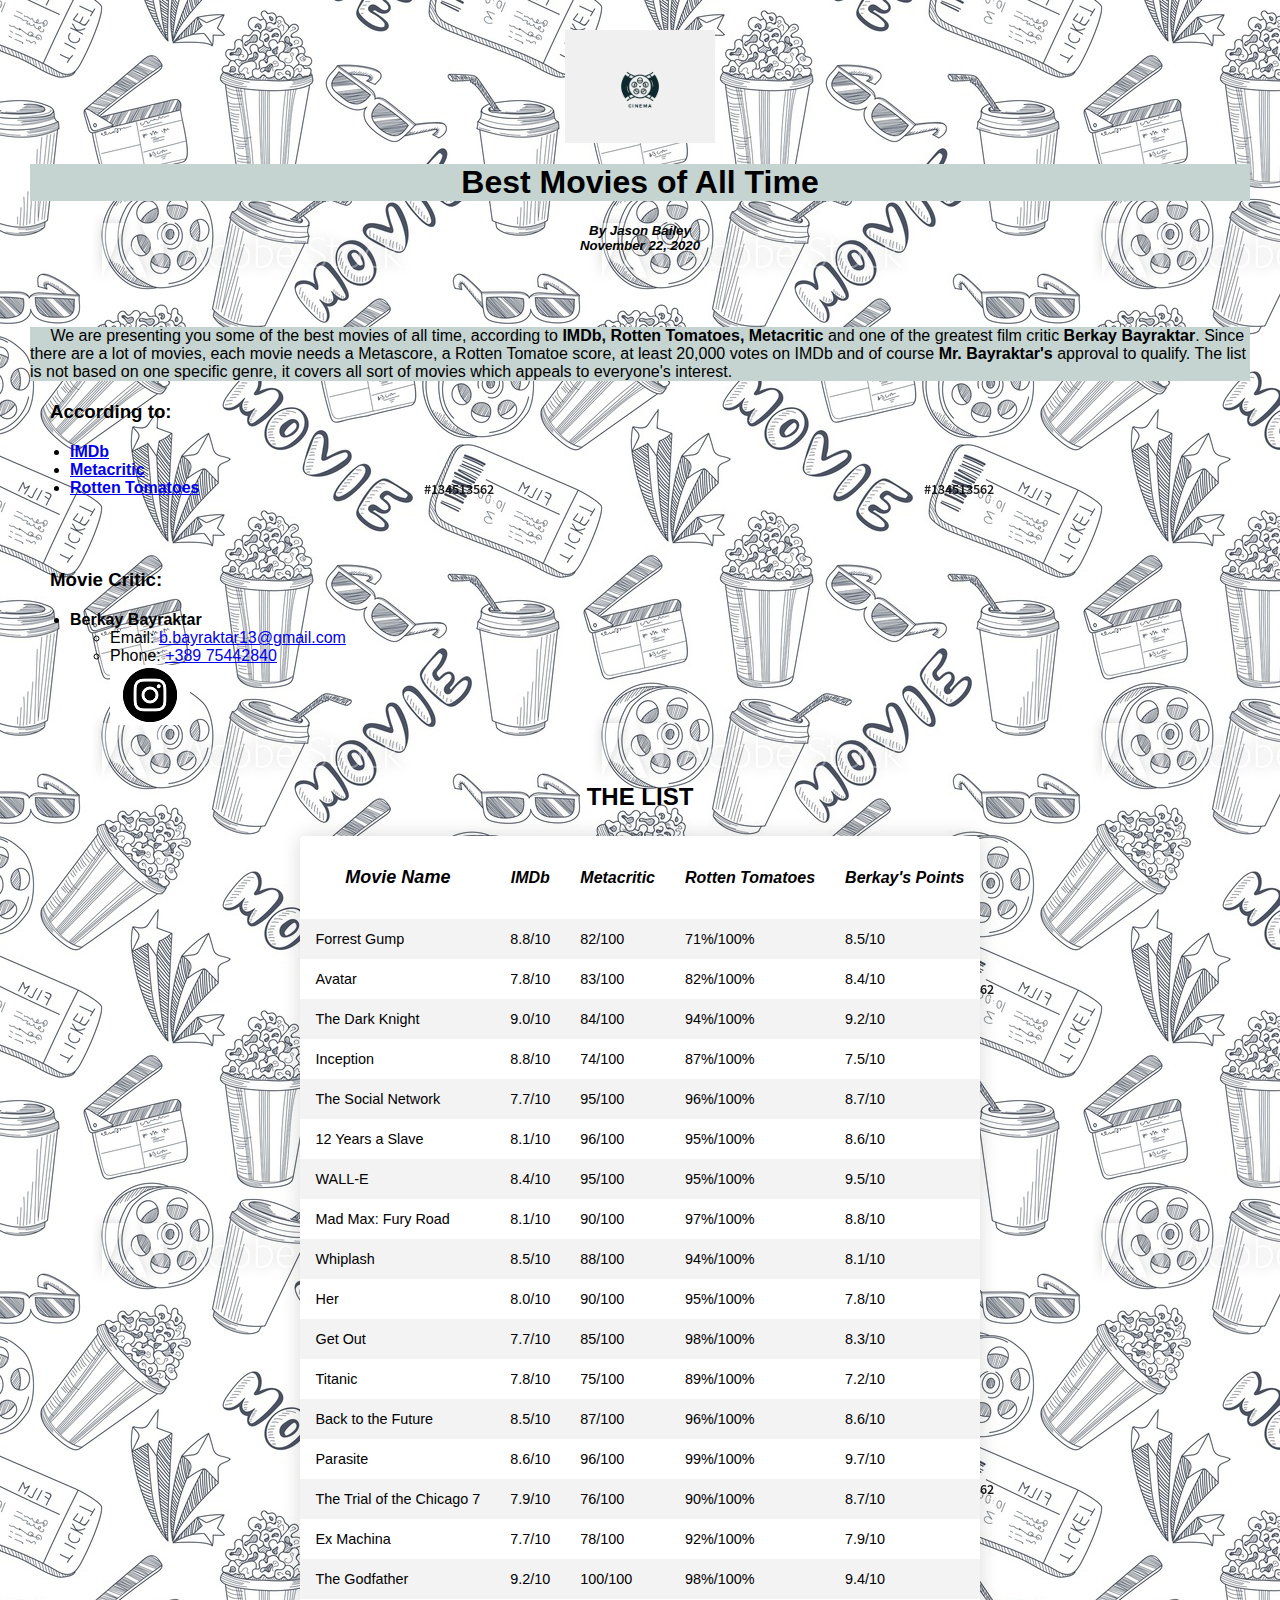
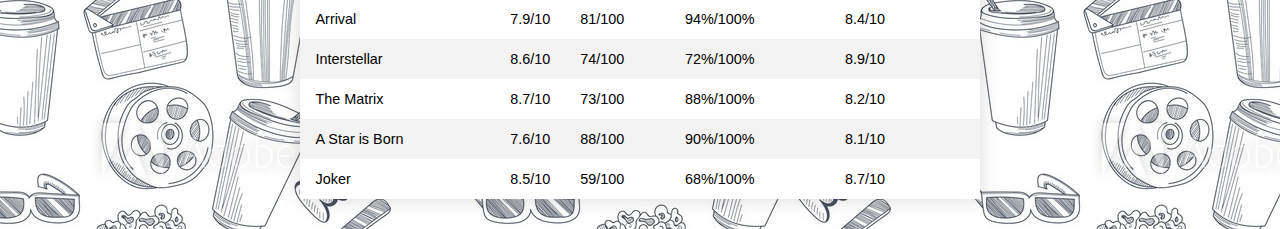
<file: assignment 1/index.html>
<!DOCTYPE html>
<html>
    <head>
        <meta charset="utf-8">
        <meta name="viewport" content="width=device-width, initial-scale=1">
        <title>Best Movies of All Time</title>
        <link rel="stylesheet" href="style.css" />
        <link rel="stylesheet" href="style1.css" />
        <link rel="stylesheet" href="style2.css" />
        <link rel="stylesheet" href="https://cdn.jsdelivr.net/npm/bootstrap@4.5.3/dist/css/bootstrap.min.css" integrity="sha384-TX8t27EcRE3e/ihU7zmQxVncDAy5uIKz4rEkgIXeMed4M0jlfIDPvg6uqKI2xXr2" crossorigin="anonymous">
    </head>
    <body>
        <img class="logo" src="logo.png" />
        <h1><b>Best Movies of All Time</b></h1>
        <h5><i>By Jason Bailey <br> November 22, 2020</i></h5>

        <br><br>
       
       
        <p>
            &emsp; We are presenting you some of the best movies of all time, according to <b>IMDb, Rotten Tomatoes, Metacritic</b> and one of the greatest film critic <b>Berkay Bayraktar</b>. 
            Since there are a lot of movies, each movie needs a Metascore, a Rotten Tomatoe score, at least 20,000 votes on IMDb and of course <b>Mr. Bayraktar's</b> approval to qualify.
            The list is not based on one specific genre, it covers all sort of movies which appeals to everyone's interest.
        </p>

        <h3><b>According to:</b> <br/></h3>
        <ul>
            <li><a href="https://www.imdb.com/"target="_blank"> <b>IMDb</b></a> <br/></li>
        <li><a href="https://www.metacritic.com/about-metascores"target="_blank"><b> Metacritic</b></a> <br/></li>
        <li><a href="https://www.rottentomatoes.com/"target="_blank"><b> Rotten Tomatoes</b></a></li>
        </ul>
        <br><br>
        <h3><b>Movie Critic:</b> <br/></h3>
        <ul><li><b>Berkay Bayraktar</b></a><br/></li>
            <ul>
                <li>Email: <a href="mailto:b.bayraktar13@gmail.com"target="_blank">b.bayraktar13@gmail.com</a></li>
                <li>Phone: <a href="tel:+38975422840"target="_blank">+389 75442840</a></li>
                <a href="https://www.instagram.com/bberkayo/"target="_blank">
                    <img src="instagram icon.png"target="_blank" />
                    </a>
            </ul>
        </ul>
        <br>

        <h2>THE LIST</h2>
        <center>
           <table class="movie-table">
        </center>
            <tr>
                <th><font size ="4"><h4><i>Movie Name</i></font></h4></th>
                <th><font size ="3"><i>IMDb </i></font></th>
                <th><font size ="3"><i>Metacritic</i></font></th>
                <th><font size ="3"><i>Rotten Tomatoes</i></font></th>
                <th><font size ="3"><i>Berkay's Points</i></font></th>
            </tr>
            <tr>
                <td>Forrest Gump</td>
                <td>8.8/10</td>
                <td>82/100</td>
                <td>71%/100%</td>
                <td>8.5/10</td>
            </tr>
            <tr>
                <td>Avatar</td>
                <td>7.8/10</td>
                <td>83/100</td>
                <td>82%/100%</td>
                <td>8.4/10</td>
            </tr>
            <tr>
                <td>The Dark Knight</td>
                <td>9.0/10</td>
                <td>84/100</td>
                <td>94%/100%</td>
                <td>9.2/10</td>
            </tr>
            <tr>
                <td>Inception</td>
                <td>8.8/10</td>
                <td>74/100</td>
                <td>87%/100%</td>
                <td>7.5/10</td>
            </tr>
            <tr>
                <td>The Social Network</td>
                <td>7.7/10</td>
                <td>95/100</td>
                <td>96%/100%</td>
                <td>8.7/10</td>
            </tr>
            <tr>
                <td>12 Years a Slave</td>
                <td>8.1/10</td>
                <td>96/100</td>
                <td>95%/100%</td>
                <td>8.6/10</td>
            </tr>
            <tr>
                <td>WALL-E</td>
                <td>8.4/10</td>
                <td>95/100</td>
                <td>95%/100%</td>
                <td>9.5/10</td>
            </tr>
            <tr>
                <td>Mad Max: Fury Road</td>
                <td>8.1/10</td>
                <td>90/100</td>
                <td>97%/100%</td>
                <td>8.8/10</td>
            </tr>
            <tr>
                <td>Whiplash</td>
                <td>8.5/10</td>
                <td>88/100</td>
                <td>94%/100%</td>
                <td>8.1/10</td>
            </tr>
            <tr>
                <td>Her</td>
                <td>8.0/10</td>
                <td>90/100</td>
                <td>95%/100%</td>
                <td>7.8/10</td>
            </tr>
            <tr>
                <td>Get Out</td>
                <td>7.7/10</td>
                <td>85/100</td>
                <td>98%/100%</td>
                <td>8.3/10</td>
            </tr>
            <tr>
                <td>Titanic</td>
                <td>7.8/10</td>
                <td>75/100</td>
                <td>89%/100%</td>
                <td>7.2/10</td>
            </tr>
            <tr>
                <td>Back to the Future</td>
                <td>8.5/10</td>
                <td>87/100</td>
                <td>96%/100%</td>
                <td>8.6/10</td>
            </tr>
            <tr>
                <td>Parasite</td>
                <td>8.6/10</td>
                <td>96/100</td>
                <td>99%/100%</td>
                <td>9.7/10</td>
            </tr>
            <tr>
                <td>The Trial of the Chicago 7</td>
                <td>7.9/10</td>
                <td>76/100</td>
                <td>90%/100%</td>
                <td>8.7/10</td>
            </tr>
            <tr>
                <td>Ex Machina</td>
                <td>7.7/10</td>
                <td>78/100</td>
                <td>92%/100%</td>
                <td>7.9/10</td>
            </tr>
            <tr>
                <td>The Godfather</td>
                <td>9.2/10</td>
                <td>100/100</td>
                <td>98%/100%</td>
                <td>9.4/10</td>
            </tr>
            <tr>
                <td>Arrival</td>
                <td>7.9/10</td>
                <td>81/100</td>
                <td>94%/100%</td>
                <td>8.4/10</td>
            </tr>
            <tr>
                <td>Interstellar</td>
                <td>8.6/10</td>
                <td>74/100</td>
                <td>72%/100%</td>
                <td>8.9/10</td>
            </tr>
            <tr>
                <td>The Matrix</td>
                <td>8.7/10</td>
                <td>73/100</td>
                <td>88%/100%</td>
                <td>8.2/10</td>
            </tr>
            <tr>
                <td>A Star is Born</td>
                <td>7.6/10</td>
                <td>88/100</td>
                <td>90%/100%</td>
                <td>8.1/10</td>
            </tr>
            <tr>
                <td>Joker</td>
                <td>8.5/10</td>
                <td>59/100</td>
                <td>68%/100%</td>
                <td>8.7/10</td>
            </tr>
    </table>
    </center>
    </center>
    </body>
</html>
</file>
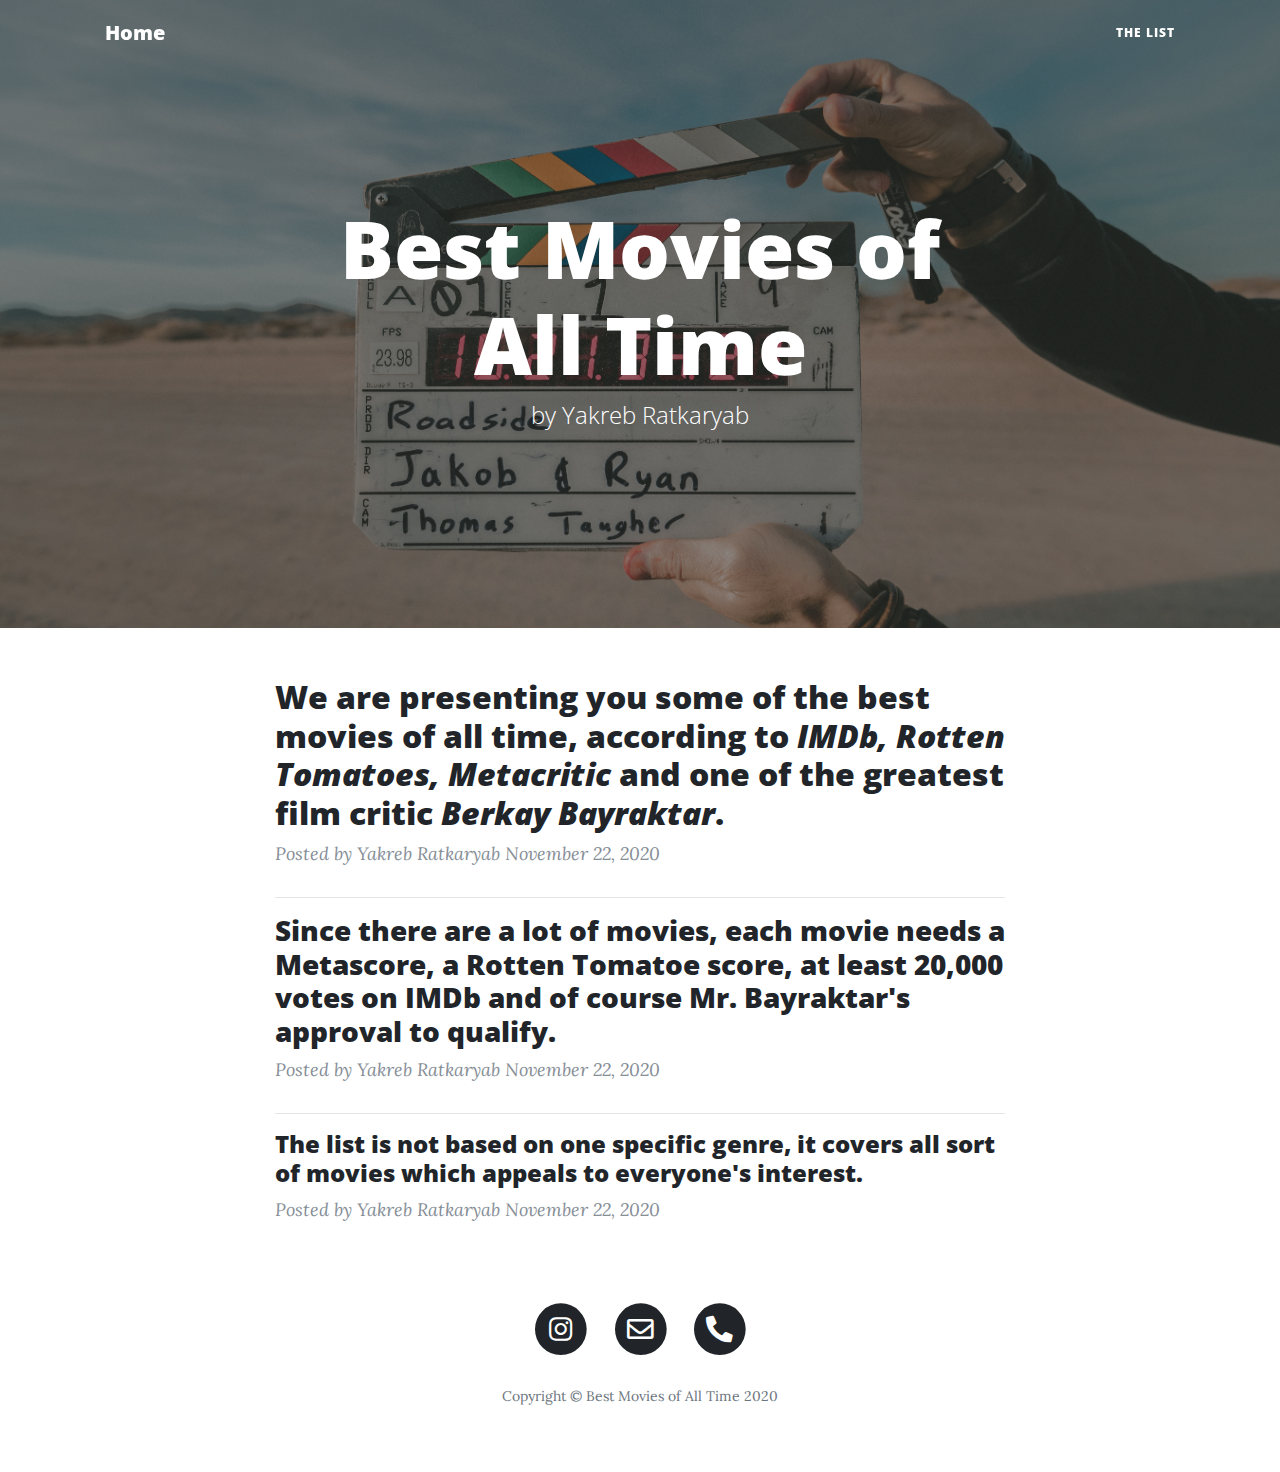
<file: bootstrap/index.html>
<!DOCTYPE html>
<html lang="en">

<head>

  <meta charset="utf-8">
  <meta name="viewport" content="width=device-width, initial-scale=1, shrink-to-fit=no">
  <meta name="description" content="">
  <meta name="author" content="">

  <title>Best Movies of All Time</title>

  <!-- Bootstrap core CSS -->
  <link href="vendor/bootstrap/css/bootstrap.min.css" rel="stylesheet">

  <!-- Custom fonts for this template -->
  <link href="vendor/fontawesome-free/css/all.min.css" rel="stylesheet" type="text/css">
  <link href='https://fonts.googleapis.com/css?family=Lora:400,700,400italic,700italic' rel='stylesheet' type='text/css'>
  <link href='https://fonts.googleapis.com/css?family=Open+Sans:300italic,400italic,600italic,700italic,800italic,400,300,600,700,800' rel='stylesheet' type='text/css'>

  <!-- Custom styles for this template -->
  <link href="css/clean-blog.min.css" rel="stylesheet">

</head>

<body>

  <!-- Navigation -->
  <nav class="navbar navbar-expand-lg navbar-light fixed-top" id="mainNav">
    <div class="container">
      <a class="navbar-brand" href="index.html">Home</a>
      <button class="navbar-toggler navbar-toggler-right" type="button" data-toggle="collapse" data-target="#navbarResponsive" aria-controls="navbarResponsive" aria-expanded="false" aria-label="Toggle navigation">
        Menu
        <i class="fas fa-bars"></i>
      </button>
      <div class="collapse navbar-collapse" id="navbarResponsive">
        <ul class="navbar-nav ml-auto">
          
          <li class="nav-item">
            <a class="nav-link" href="thelist.html">The List</a>
          </li>

        </ul>
      </div>
    </div>
  </nav>

  <!-- Page Header -->
  <header class="masthead" style="background-image: url('img/home-bg.jpg')">
    <div class="overlay"></div>
    <div class="container">
      <div class="row">
        <div class="col-lg-8 col-md-10 mx-auto">
          <div class="site-heading">
            <h1>Best Movies of All Time</h1>
            <span class="subheading">by Yakreb Ratkaryab</span>
          </div>
        </div>
      </div>
    </div>
  </header>

  <!-- Main Content -->
  <div class="container">
    <div class="row">
      <div class="col-lg-8 col-md-10 mx-auto">
        <div class="post-preview">
    
            <h2 class="post-title">
                We are presenting you some of the best movies of all time, according to <a href="https://www.imdb.com/"target="_blank"><i>IMDb</a>, <a href="https://www.rottentomatoes.com/"target="_blank">Rotten Tomatoes</a>, <a href="https://www.metacritic.com/"target="_blank">Metacritic</a></i> and one of the greatest film critic <i>Berkay Bayraktar</i>. 
            </h2>
        
          <p class="post-meta">Posted by Yakreb Ratkaryab
            November 22, 2020</p>
        </div>
        <hr>
        <div class="post-preview">

            <h3 class="post-title">
                Since there are a lot of movies, each movie needs a Metascore, a Rotten Tomatoe score, at least 20,000 votes on IMDb and of course Mr. Bayraktar's approval to qualify.
            </h3>
            <p class="post-meta">Posted by Yakreb Ratkaryab
                November 22, 2020</p>
        
        </div>
        <hr>
        <div class="post-preview">
         
            <h4 class="post-subtitle">
                The list is not based on one specific genre, it covers all sort of movies which appeals to everyone's interest.
            </h4>
            <p class="post-meta">Posted by Yakreb Ratkaryab
                November 22, 2020</p>
    
        </div>
        

  <!-- Footer -->
  <footer>
    <div class="container">
      <div class="row">
        <div class="col-lg-8 col-md-10 mx-auto">
          <ul class="list-inline text-center">
            <li class="list-inline-item">
              <a href="https://www.instagram.com/bberkayo/"target="_blank">
                <span class="fa-stack fa-lg">
                  <i class="fas fa-circle fa-stack-2x"></i>
                  <i class="fab fa-instagram fa-stack-1x fa-inverse"></i>
                </span>
              </a>
            </li>
            <li class="list-inline-item">
              <a href="mailto:b.bayraktar13@gmail.com"target="_blank">
                <span class="fa-stack fa-lg">
                  <i class="fas fa-circle fa-stack-2x"></i>
                  <i class="far fa-envelope fa-stack-1x fa-inverse"></i>
                </span>
              </a>
            </li>
            <li class="list-inline-item">
              <a href="tel:+38975422840"target="_blank">
                <span class="fa-stack fa-lg">
                  <i class="fas fa-circle fa-stack-2x"></i>
                  <i class="fas fa-phone-alt fa-stack-1x fa-inverse"></i>
                </span>
              </a>
            </li>
          </ul>
          <p class="copyright text-muted">Copyright &copy; Best Movies of All Time 2020</p>
        </div>
      </div>
    </div>
  </footer>

  <!-- Bootstrap core JavaScript -->
  <script src="vendor/jquery/jquery.min.js"></script>
  <script src="vendor/bootstrap/js/bootstrap.bundle.min.js"></script>

  <!-- Custom scripts for this template -->
  <script src="js/clean-blog.min.js"></script>

</body>

</html>
</file>
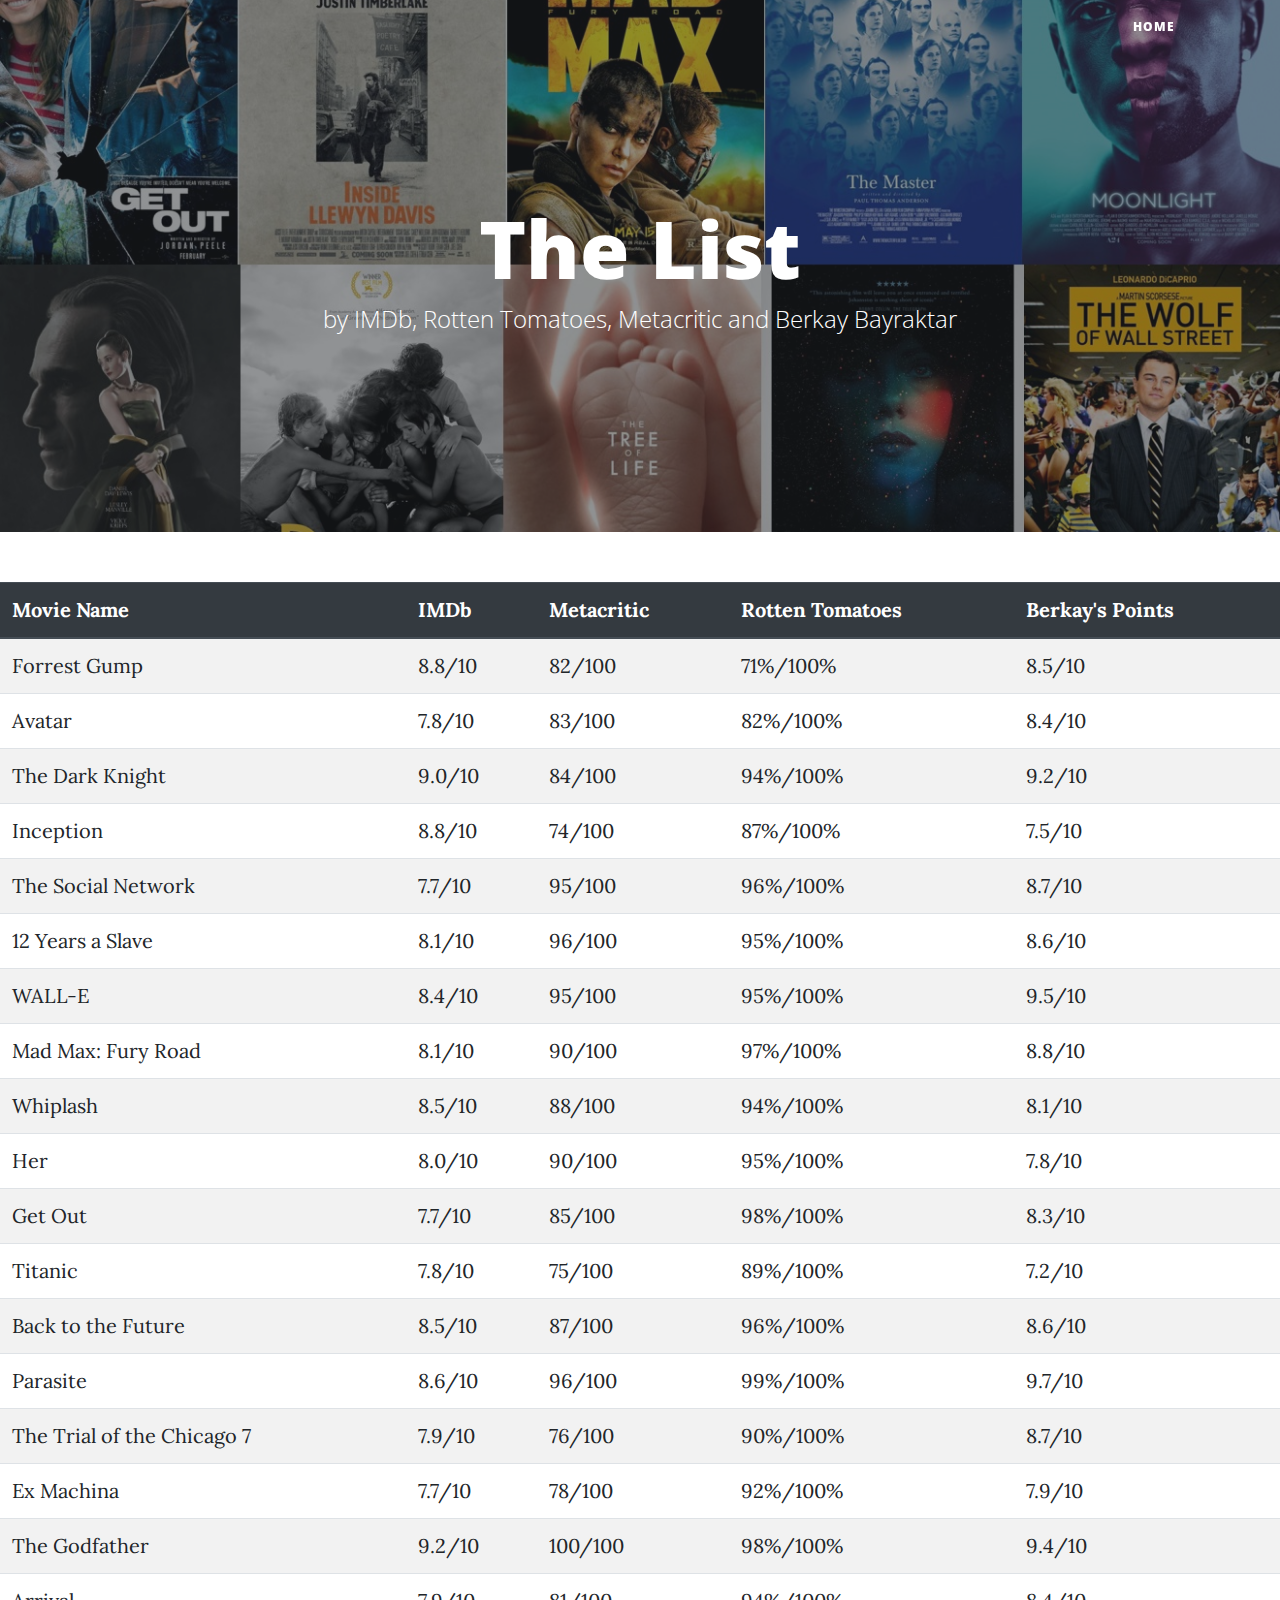
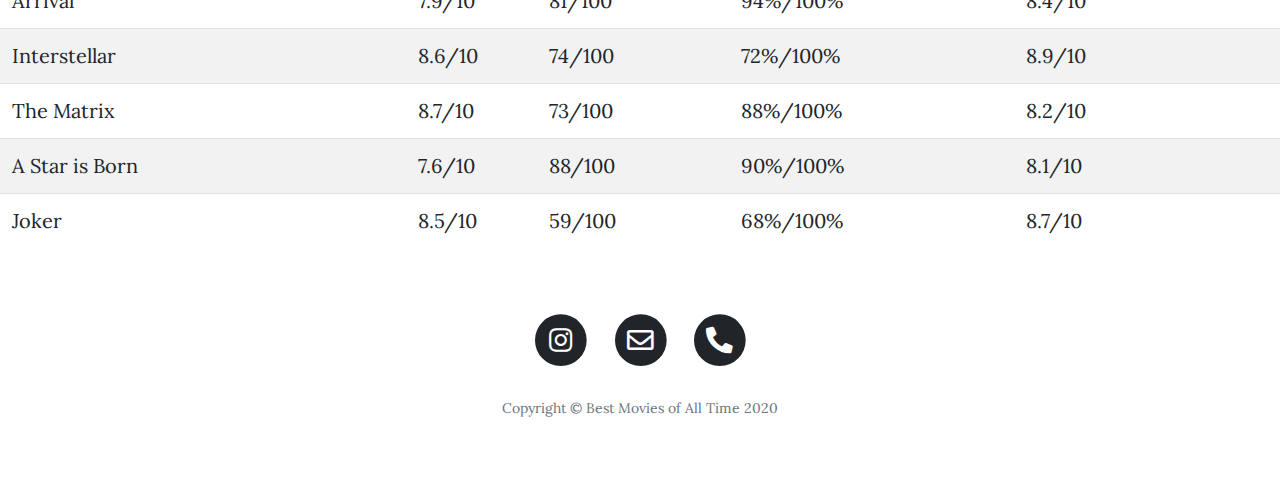
<file: bootstrap/thelist.html>
<!DOCTYPE html>
<html lang="en">
  

<head>

  <meta charset="utf-8">
  <meta name="viewport" content="width=device-width, initial-scale=1, shrink-to-fit=no">
  <meta name="description" content="">
  <meta name="author" content="">

  <title>The List</title>

  <!-- Bootstrap core CSS -->
  <link href="vendor/bootstrap/css/bootstrap.min.css" rel="stylesheet">
  

  <!-- Custom fonts for this template -->
  <link href="vendor/fontawesome-free/css/all.min.css" rel="stylesheet" type="text/css">
  <link href='https://fonts.googleapis.com/css?family=Lora:400,700,400italic,700italic' rel='stylesheet' type='text/css'>
  <link href='https://fonts.googleapis.com/css?family=Open+Sans:300italic,400italic,600italic,700italic,800italic,400,300,600,700,800' rel='stylesheet' type='text/css'>

  <!-- Custom styles for this template -->
  <link href="css/clean-blog.min.css" rel="stylesheet">
  

</head>

<body>

  <!-- Navigation -->
  <nav class="navbar navbar-expand-lg navbar-light fixed-top" id="mainNav">
    <div class="container">
     
      <button class="navbar-toggler navbar-toggler-right" type="button" data-toggle="collapse" data-target="#navbarResponsive" aria-controls="navbarResponsive" aria-expanded="false" aria-label="Toggle navigation">
        Menu
        <i class="fas fa-bars"></i>
      </button>
      <div class="collapse navbar-collapse" id="navbarResponsive">
        <ul class="navbar-nav ml-auto">
          <li class="nav-item">
            <a class="nav-link" href="index.html">Home</a>
          </li>
        
        </ul>
      </div>
    </div>
  </nav>

  <!-- Page Header -->
  <header class="masthead" style="background-image: url('img/about-bg1.jpg')">
    <div class="overlay"></div>
    <div class="container">
      <div class="row">
        <div class="col-lg-8 col-md-10 mx-auto">
          <div class="page-heading">
            <h1>The List</h1>
            <span class="subheading">by IMDb, Rotten Tomatoes, Metacritic and Berkay Bayraktar</span>
          </div>
        </div>
      </div>
    </div>
  </header>

  <!-- Main Content -->
  <center>
    <table class="table table-striped">
 </center>
 <thead class="thead-dark">
     <tr>
         <th scope="col">Movie Name</th>
         <th scope="col">IMDb</th>
         <th scope="col">Metacritic</th>
         <th scope="col">Rotten Tomatoes</th>
         <th scope="col">Berkay's Points</th>
     </tr>
    </thead>
    <tbody>
     <tr>
         <td>Forrest Gump</td>
         <td>8.8/10</td>
         <td>82/100</td>
         <td>71%/100%</td>
         <td>8.5/10</td>
     </tr>
     <tr>
         <td>Avatar</td>
         <td>7.8/10</td>
         <td>83/100</td>
         <td>82%/100%</td>
         <td>8.4/10</td>
     </tr>
     <tr>
         <td>The Dark Knight</td>
         <td>9.0/10</td>
         <td>84/100</td>
         <td>94%/100%</td>
         <td>9.2/10</td>
     </tr>
     <tr>
         <td>Inception</td>
         <td>8.8/10</td>
         <td>74/100</td>
         <td>87%/100%</td>
         <td>7.5/10</td>
     </tr>
     <tr>
         <td>The Social Network</td>
         <td>7.7/10</td>
         <td>95/100</td>
         <td>96%/100%</td>
         <td>8.7/10</td>
     </tr>
     <tr>
         <td>12 Years a Slave</td>
         <td>8.1/10</td>
         <td>96/100</td>
         <td>95%/100%</td>
         <td>8.6/10</td>
     </tr>
     <tr>
         <td>WALL-E</td>
         <td>8.4/10</td>
         <td>95/100</td>
         <td>95%/100%</td>
         <td>9.5/10</td>
     </tr>
     <tr>
         <td>Mad Max: Fury Road</td>
         <td>8.1/10</td>
         <td>90/100</td>
         <td>97%/100%</td>
         <td>8.8/10</td>
     </tr>
     <tr>
         <td>Whiplash</td>
         <td>8.5/10</td>
         <td>88/100</td>
         <td>94%/100%</td>
         <td>8.1/10</td>
     </tr>
     <tr>
         <td>Her</td>
         <td>8.0/10</td>
         <td>90/100</td>
         <td>95%/100%</td>
         <td>7.8/10</td>
     </tr>
     <tr>
         <td>Get Out</td>
         <td>7.7/10</td>
         <td>85/100</td>
         <td>98%/100%</td>
         <td>8.3/10</td>
     </tr>
     <tr>
         <td>Titanic</td>
         <td>7.8/10</td>
         <td>75/100</td>
         <td>89%/100%</td>
         <td>7.2/10</td>
     </tr>
     <tr>
         <td>Back to the Future</td>
         <td>8.5/10</td>
         <td>87/100</td>
         <td>96%/100%</td>
         <td>8.6/10</td>
     </tr>
     <tr>
         <td>Parasite</td>
         <td>8.6/10</td>
         <td>96/100</td>
         <td>99%/100%</td>
         <td>9.7/10</td>
     </tr>
     <tr>
         <td>The Trial of the Chicago 7</td>
         <td>7.9/10</td>
         <td>76/100</td>
         <td>90%/100%</td>
         <td>8.7/10</td>
     </tr>
     <tr>
         <td>Ex Machina</td>
         <td>7.7/10</td>
         <td>78/100</td>
         <td>92%/100%</td>
         <td>7.9/10</td>
     </tr>
     <tr>
         <td>The Godfather</td>
         <td>9.2/10</td>
         <td>100/100</td>
         <td>98%/100%</td>
         <td>9.4/10</td>
     </tr>
     <tr>
         <td>Arrival</td>
         <td>7.9/10</td>
         <td>81/100</td>
         <td>94%/100%</td>
         <td>8.4/10</td>
     </tr>
     <tr>
         <td>Interstellar</td>
         <td>8.6/10</td>
         <td>74/100</td>
         <td>72%/100%</td>
         <td>8.9/10</td>
     </tr>
     <tr>
         <td>The Matrix</td>
         <td>8.7/10</td>
         <td>73/100</td>
         <td>88%/100%</td>
         <td>8.2/10</td>
     </tr>
     <tr>
         <td>A Star is Born</td>
         <td>7.6/10</td>
         <td>88/100</td>
         <td>90%/100%</td>
         <td>8.1/10</td>
     </tr>
     <tr>
         <td>Joker</td>
         <td>8.5/10</td>
         <td>59/100</td>
         <td>68%/100%</td>
         <td>8.7/10</td>
     </tr>
    </tbody>
    </table>
</center>
</center>
</div>

  <!-- Footer -->
  <footer>
    <div class="container">
      <div class="row">
        <div class="col-lg-8 col-md-10 mx-auto">
          <ul class="list-inline text-center">
            <li class="list-inline-item">
              <a href="https://www.instagram.com/bberkayo/"target="_blank">
                <span class="fa-stack fa-lg">
                  <i class="fas fa-circle fa-stack-2x"></i>
                  <i class="fab fa-instagram fa-stack-1x fa-inverse"></i>
                </span>
              </a>
            </li>
            <li class="list-inline-item">
              <a href="mailto:b.bayraktar13@gmail.com"target="_blank">
                <span class="fa-stack fa-lg">
                  <i class="fas fa-circle fa-stack-2x"></i>
                  <i class="far fa-envelope fa-stack-1x fa-inverse"></i>
                </span>
              </a>
            </li>
            <li class="list-inline-item">
              <a href="tel:+38975422840"target="_blank">
                <span class="fa-stack fa-lg">
                  <i class="fas fa-circle fa-stack-2x"></i>
                  <i class="fas fa-phone-alt fa-stack-1x fa-inverse"></i>
                </span>
              </a>
            </li>
          </ul>
          <p class="copyright text-muted">Copyright &copy; Best Movies of All Time 2020</p>
        </div>
      </div>
    </div>
  </footer>

  <!-- Bootstrap core JavaScript -->
  <script src="vendor/jquery/jquery.min.js"></script>
  <script src="vendor/bootstrap/js/bootstrap.bundle.min.js"></script>

  <!-- Custom scripts for this template -->
  <script src="js/clean-blog.min.js"></script>

</body>

</html>
</file>
<file: assignment 1/style.css>
* {
    font-family: sans-serif;
  }
body{
    background-image: url(background\ image\ 2.jpg);
    margin:30px;
}
h1{
    text-align: center;
    color: black;
    background-color: #c5d4d0;
}

h5{
    text-align: center;
}

h2{
    text-align: center;
}

p{
    background-color:#c5d4d0 ;
}

h3{
    margin: 20px;
    
}
</file>
<file: assignment 1/style1.css>
.movie-table {
    border-collapse: collapse;
    margin: 25px 0;
    font-size: 0.9em;
    min-width: 400px;
    border-radius: 5px 5px 0 0;
    overflow: hidden;
    box-shadow: 0 0 20px rgba(0, 0, 0, 0.15);
  }
  
  th, td {
    padding: 12px 15px;
  }
  
  
   tr:nth-of-type(even) {
    background-color: #f3f3f3;
  }
  
   tr:nth-child(odd){
    background-color:white;
}
</file>
<file: assignment 1/style2.css>
.logo{
    max-width: 150px;
    height: auto;
    display: block;
    margin-left: auto;
    margin-right: auto;
}
</file>
<file: bootstrap/css/clean-blog.min.css>
/*!
 * Start Bootstrap - Clean Blog v5.0.10 (https://startbootstrap.com/theme/clean-blog)
 * Copyright 2013-2020 Start Bootstrap
 * Licensed under MIT (https://github.com/StartBootstrap/startbootstrap-clean-blog/blob/master/LICENSE)
 */body{font-size:20px;color:#212529;font-family:Lora,'Times New Roman',serif}p{line-height:1.5;margin:30px 0}p a{text-decoration:underline}h1,h2,h3,h4,h5,h6{font-weight:800;font-family:'Open Sans','Helvetica Neue',Helvetica,Arial,sans-serif}a{color:#212529;transition:all .2s}a:focus,a:hover{color:#0085a1}blockquote{font-style:italic;color:#868e96}.section-heading{font-size:36px;font-weight:700;margin-top:60px}.caption{font-size:14px;font-style:italic;display:block;margin:0;padding:10px;text-align:center;border-bottom-right-radius:5px;border-bottom-left-radius:5px}::-moz-selection{color:#fff;background:#0085a1;text-shadow:none}::selection{color:#fff;background:#0085a1;text-shadow:none}img::-moz-selection{color:#fff;background:0 0}img::selection{color:#fff;background:0 0}img::-moz-selection{color:#fff;background:0 0}#mainNav{position:absolute;border-bottom:1px solid #e9ecef;background-color:#fff;font-family:'Open Sans','Helvetica Neue',Helvetica,Arial,sans-serif}#mainNav .navbar-brand{font-weight:800;color:#343a40}#mainNav .navbar-toggler{font-size:12px;font-weight:800;padding:13px;text-transform:uppercase;color:#343a40}#mainNav .navbar-nav>li.nav-item>a{font-size:12px;font-weight:800;letter-spacing:1px;text-transform:uppercase}@media only screen and (min-width:992px){#mainNav{border-bottom:1px solid transparent;background:0 0}#mainNav .navbar-brand{padding:10px 20px;color:#fff}#mainNav .navbar-brand:focus,#mainNav .navbar-brand:hover{color:rgba(255,255,255,.8)}#mainNav .navbar-nav>li.nav-item>a{padding:10px 20px;color:#fff}#mainNav .navbar-nav>li.nav-item>a:focus,#mainNav .navbar-nav>li.nav-item>a:hover{color:rgba(255,255,255,.8)}}@media only screen and (min-width:992px){#mainNav{transition:background-color .2s;transform:translate3d(0,0,0);-webkit-backface-visibility:hidden;backface-visibility:hidden}#mainNav.is-fixed{position:fixed;top:-67px;transition:transform .2s;border-bottom:1px solid #fff;background-color:rgba(255,255,255,.9)}#mainNav.is-fixed .navbar-brand{color:#212529}#mainNav.is-fixed .navbar-brand:focus,#mainNav.is-fixed .navbar-brand:hover{color:#0085a1}#mainNav.is-fixed .navbar-nav>li.nav-item>a{color:#212529}#mainNav.is-fixed .navbar-nav>li.nav-item>a:focus,#mainNav.is-fixed .navbar-nav>li.nav-item>a:hover{color:#0085a1}#mainNav.is-visible{transform:translate3d(0,100%,0)}}header.masthead{margin-bottom:50px;background:no-repeat center center;background-color:#868e96;background-attachment:scroll;position:relative;background-size:cover}header.masthead .overlay{position:absolute;top:0;left:0;height:100%;width:100%;background-color:#212529;opacity:.5}header.masthead .page-heading,header.masthead .post-heading,header.masthead .site-heading{padding:200px 0 150px;color:#fff}@media only screen and (min-width:768px){header.masthead .page-heading,header.masthead .post-heading,header.masthead .site-heading{padding:200px 0}}header.masthead .page-heading,header.masthead .site-heading{text-align:center}header.masthead .page-heading h1,header.masthead .site-heading h1{font-size:50px;margin-top:0}header.masthead .page-heading .subheading,header.masthead .site-heading .subheading{font-size:24px;font-weight:300;line-height:1.1;display:block;margin:10px 0 0;font-family:'Open Sans','Helvetica Neue',Helvetica,Arial,sans-serif}@media only screen and (min-width:768px){header.masthead .page-heading h1,header.masthead .site-heading h1{font-size:80px}}header.masthead .post-heading h1{font-size:35px}header.masthead .post-heading .meta,header.masthead .post-heading .subheading{line-height:1.1;display:block}header.masthead .post-heading .subheading{font-size:24px;font-weight:600;margin:10px 0 30px;font-family:'Open Sans','Helvetica Neue',Helvetica,Arial,sans-serif}header.masthead .post-heading .meta{font-size:20px;font-weight:300;font-style:italic;font-family:Lora,'Times New Roman',serif}header.masthead .post-heading .meta a{color:#fff}@media only screen and (min-width:768px){header.masthead .post-heading h1{font-size:55px}header.masthead .post-heading .subheading{font-size:30px}}.post-preview>a{color:#212529}.post-preview>a:focus,.post-preview>a:hover{text-decoration:none;color:#0085a1}.post-preview>a>.post-title{font-size:30px;margin-top:30px;margin-bottom:10px}.post-preview>a>.post-subtitle{font-weight:300;margin:0 0 10px}.post-preview>.post-meta{font-size:18px;font-style:italic;margin-top:0;color:#868e96}.post-preview>.post-meta>a{text-decoration:none;color:#212529}.post-preview>.post-meta>a:focus,.post-preview>.post-meta>a:hover{text-decoration:underline;color:#0085a1}@media only screen and (min-width:768px){.post-preview>a>.post-title{font-size:36px}}.floating-label-form-group{font-size:14px;position:relative;margin-bottom:0;padding-bottom:.5em;border-bottom:1px solid #dee2e6}.floating-label-form-group input,.floating-label-form-group textarea{font-size:1.5em;position:relative;z-index:1;padding:0;resize:none;border:none;border-radius:0;background:0 0;box-shadow:none!important;font-family:Lora,'Times New Roman',serif}.floating-label-form-group input::-webkit-input-placeholder,.floating-label-form-group textarea::-webkit-input-placeholder{color:#868e96;font-family:Lora,'Times New Roman',serif}.floating-label-form-group label{font-size:.85em;line-height:1.764705882em;position:relative;z-index:0;top:2em;display:block;margin:0;transition:top .3s ease,opacity .3s ease;opacity:0}.floating-label-form-group .help-block{margin:15px 0}.floating-label-form-group-with-value label{top:0;opacity:1}.floating-label-form-group-with-focus label{color:#0085a1}form .form-group:first-child .floating-label-form-group{border-top:1px solid #dee2e6}footer{padding:50px 0 65px}footer .list-inline{margin:0;padding:0}footer .copyright{font-size:14px;margin-bottom:0;text-align:center}.btn{font-size:14px;font-weight:800;padding:15px 25px;letter-spacing:1px;text-transform:uppercase;border-radius:0;font-family:'Open Sans','Helvetica Neue',Helvetica,Arial,sans-serif}.btn-primary{background-color:#0085a1;border-color:#0085a1}.btn-primary:active,.btn-primary:focus,.btn-primary:hover{color:#fff;background-color:#00657b!important;border-color:#00657b!important}.btn-lg{font-size:16px;padding:25px 35px}
</file>
